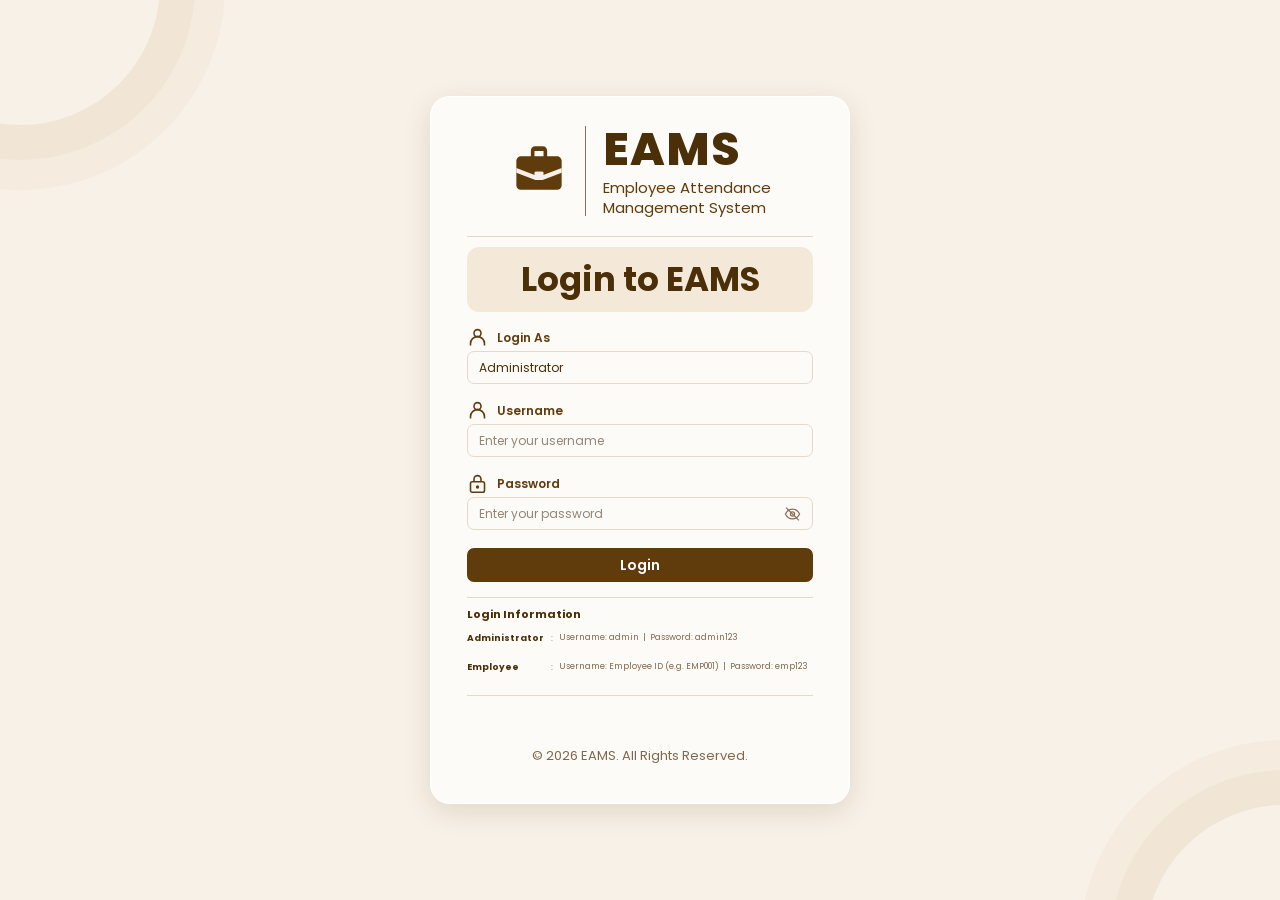
<file: index.html>
<!DOCTYPE html>
<html lang="en">
<head>
    <meta charset="UTF-8">
    <meta name="viewport" content="width=device-width, initial-scale=1.0">
    <title>EAMS - Login</title>

    <link href="https://cdn.jsdelivr.net/npm/bootstrap@5.3.3/dist/css/bootstrap.min.css" rel="stylesheet">
    <link href="https://fonts.googleapis.com/css2?family=Poppins:wght@400;500;600;700;800&display=swap" rel="stylesheet">
    <link rel="stylesheet" href="css/style.css">
</head>

<body>

<div class="login-page">

    <div class="login-card">

        <!-- EAMS BRANDING -->
        <div class="company-brand">

            <div class="company-icon">
                <svg viewBox="0 0 64 64" width="58" height="58"
                     fill="currentColor" xmlns="http://www.w3.org/2000/svg">
                    <rect x="7" y="18" width="50" height="37" rx="5"/>
                    <path d="M23 19V12C23 9 25 7 28 7H36C39 7 41 9 41 12V19H37V12H27V19H23Z"/>
                    <path d="M7 31L28 39V35H36V39L57 31V36L36 44H28L7 36V31Z" fill="#F5F0E8"/>
                    <rect x="27" y="35" width="10" height="6" rx="1" fill="#F5F0E8"/>
                </svg>
            </div>

            <div class="brand-divider"></div>

            <div class="brand-text">
                <h1>EAMS</h1>
                <p>Employee Attendance<br>Management System</p>
            </div>

        </div>

        <div class="brand-line"></div>

        <!-- LOGIN TITLE -->
        <h2 class="login-heading">Login to EAMS</h2>

        <!-- LOGIN FORM -->
        <form id="loginForm">

            <!-- ROLE -->
            <div class="form-group mb-3">
                <label for="loginRole">
                    <svg viewBox="0 0 24 24">
                        <circle cx="12" cy="7" r="4"/>
                        <path d="M4 21v-2a8 8 0 0 1 16 0v2"/>
                    </svg>
                    Login As
                </label>

                <select id="loginRole" name="loginRole" class="form-control" required>
                    <option value="admin">Administrator</option>
                    <option value="employee">Employee</option>
                </select>
            </div>

            <!-- USERNAME -->
            <div class="form-group mb-3">
                <label for="username">
                    <svg viewBox="0 0 24 24">
                        <circle cx="12" cy="7" r="4"/>
                        <path d="M4 21v-2a8 8 0 0 1 16 0v2"/>
                    </svg>
                    Username
                </label>

                <input type="text"
                       id="username"
                       name="username"
                       class="form-control"
                       placeholder="Enter your username"
                       autocomplete="username"
                       required>
            </div>

            <!-- PASSWORD -->
            <div class="form-group mb-3">
                <label for="password">
                    <svg viewBox="0 0 24 24">
                        <rect x="4" y="10" width="16" height="12" rx="2"/>
                        <path d="M8 10V7a4 4 0 0 1 8 0v3"/>
                        <circle cx="12" cy="16" r="1" fill="currentColor"/>
                    </svg>
                    Password
                </label>

                <div class="password-wrapper">
                    <input type="password"
                           id="password"
                           name="password"
                           class="form-control"
                           placeholder="Enter your password"
                           autocomplete="current-password"
                           required>

                    <button type="button"
                            id="togglePassword"
                            class="password-toggle"
                            aria-label="Show password">

                        <svg viewBox="0 0 24 24">
                            <path d="M2 12s3.5-7 10-7 10 7 10 7-3.5 7-10 7S2 12 2 12Z"/>
                            <circle cx="12" cy="12" r="3"/>
                            <path class="eye-slash" d="M3 3l18 18"/>
                        </svg>
                    </button>
                </div>
            </div>

            <p id="errorMessage" class="error-message" role="alert"></p>

            <button type="submit" class="login-button">Login</button>

        </form>

        <!-- LOGIN INFORMATION -->
        <div class="login-information">

            <h5>Login Information</h5>

            <div class="credential">
                <strong>Administrator</strong>
                <span>:</span>
                <p>Username: admin&nbsp; | &nbsp;Password: admin123</p>
            </div>

            <div class="credential">
                <strong>Employee</strong>
                <span>:</span>
                <p>Username: Employee ID (e.g. EMP001)&nbsp; | &nbsp;Password: emp123</p>
            </div>

        </div>

        <!-- FOOTER -->
        <footer>
            © 2026 EAMS. All Rights Reserved.
        </footer>

    </div>

</div>

<script src="js/login.js"></script>

</body>
</html>
</file>
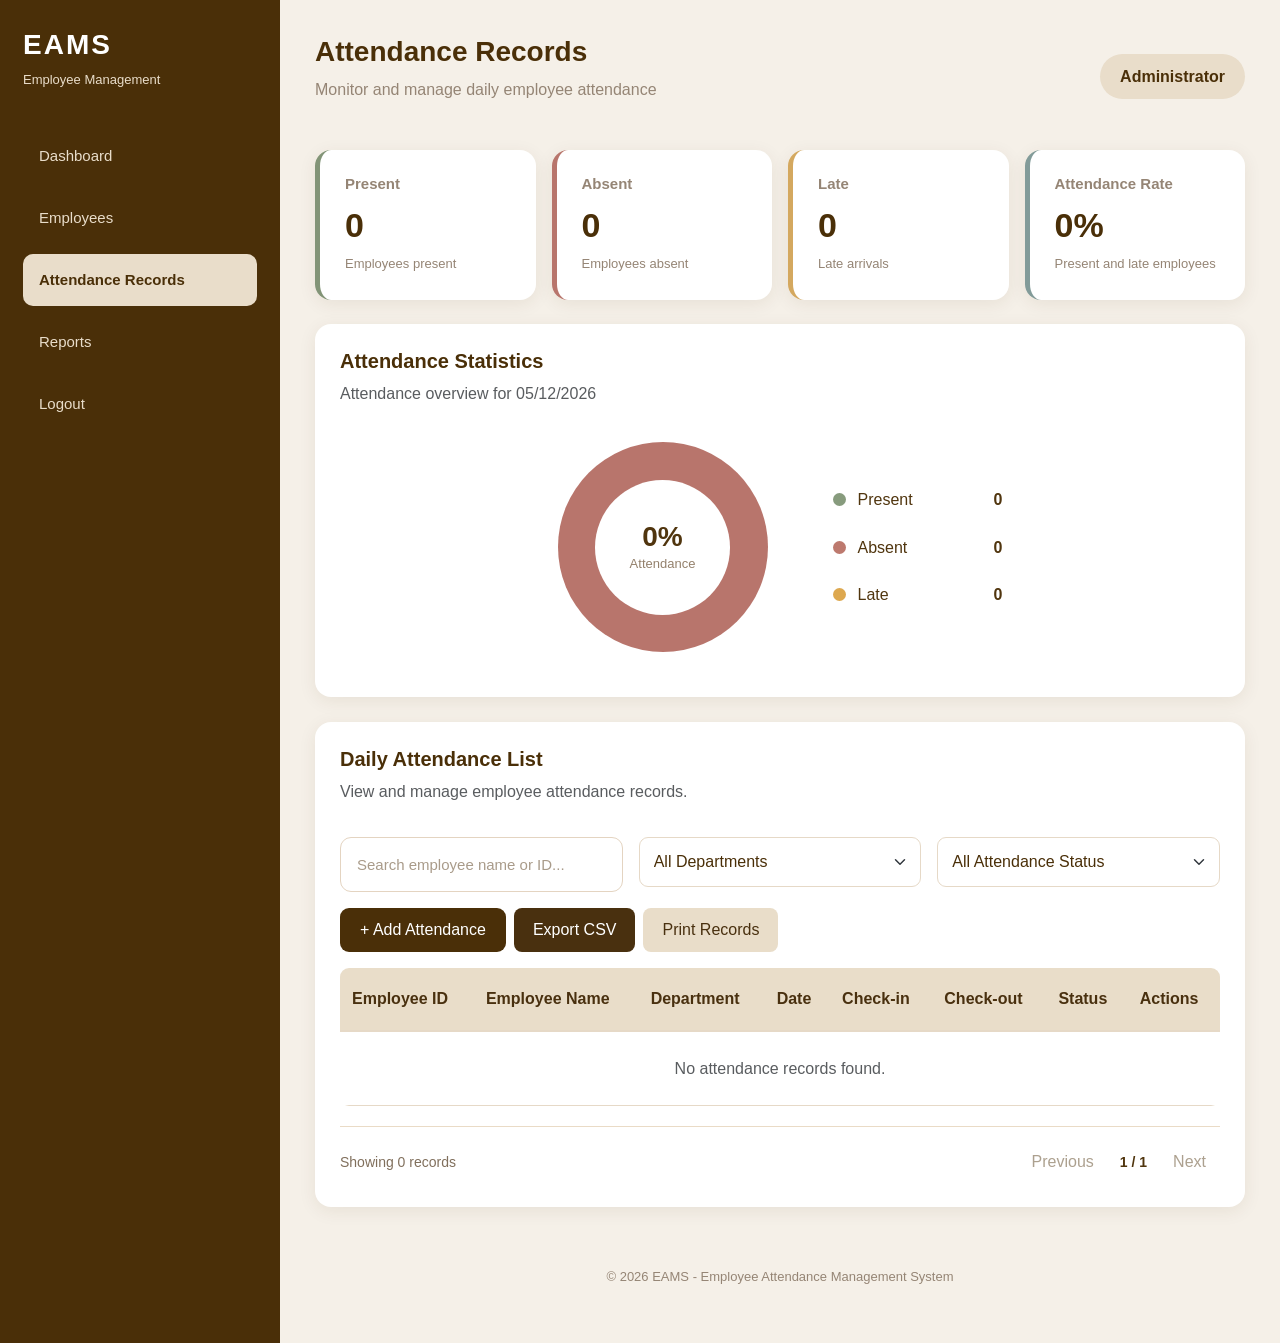
<file: attendance.html>
<!DOCTYPE html>
<html lang="en">

<head>
    <meta charset="UTF-8">
    <meta name="viewport" content="width=device-width, initial-scale=1.0">

    <title>EAMS - Attendance Records</title>

    <!-- Bootstrap 5 CSS -->
    <link href="https://cdn.jsdelivr.net/npm/bootstrap@5.3.3/dist/css/bootstrap.min.css"
          rel="stylesheet">

    <!-- Custom CSS -->
    <link rel="stylesheet" href="css/style.css">
</head>

<body>

<div class="dashboard-container">

    <!-- SIDEBAR -->
    <aside class="sidebar">
        <h3>EAMS</h3>
        <p>Employee Management</p>

        <nav>
            <a href="dashboard.html">Dashboard</a>
            <a href="employees.html">Employees</a>
            <a href="attendance.html" class="active">Attendance Records</a>
            <a href="reports.html">Reports</a>
            <a href="index.html">Logout</a>
        </nav>
    </aside>

    <!-- MAIN CONTENT -->
    <main class="main-content">

        <!-- HEADER -->
        <div class="top-header">
            <div>
                <h2>Attendance Records</h2>
                <p>Monitor and manage daily employee attendance</p>
            </div>

            <span class="admin-label">Administrator</span>
        </div>

        <!-- SUMMARY CARDS -->
        <div class="row g-3 mt-3">

            <div class="col-md-3">
                <div class="stat-card present-card">
                    <h6>Present</h6>
                    <h2 id="presentCount">0</h2>
                    <p>Employees present</p>
                </div>
            </div>

            <div class="col-md-3">
                <div class="stat-card absent-card">
                    <h6>Absent</h6>
                    <h2 id="notCheckedIn">0</h2>
                    <p>Employees absent</p>
                </div>
            </div>

            <div class="col-md-3">
                <div class="stat-card late-card">
                    <h6>Late</h6>
                    <h2 id="lateCount">0</h2>
                    <p>Late arrivals</p>
                </div>
            </div>

            <div class="col-md-3">
                <div class="stat-card rate-card">
                    <h6>Attendance Rate</h6>
                    <h2 id="attendancePercentage">0%</h2>
                    <p>Present and late employees</p>
                </div>
            </div>

        </div>

        <!-- ATTENDANCE STATISTICS -->
        <div class="table-card mt-4">

            <h5>Attendance Statistics</h5>

            <p class="text-muted mt-2" id="chartDate">
                Attendance overview
            </p>

            <div class="attendance-chart-layout">

                <div class="donut-chart"
                     id="attendanceDonut"
                     role="img"
                     aria-label="Attendance statistics chart">

                    <div class="donut-center">
                        <h3 id="chartPercentage">0%</h3>
                        <span>Attendance</span>
                    </div>

                </div>

                <div class="chart-legend">

                    <div class="legend-item">
                        <span class="legend-dot present-dot"></span>
                        Present
                        <strong id="chartPresent">0</strong>
                    </div>

                    <div class="legend-item">
                        <span class="legend-dot absent-dot"></span>
                        Absent
                        <strong id="chartAbsent">0</strong>
                    </div>

                    <div class="legend-item">
                        <span class="legend-dot late-dot"></span>
                        Late
                        <strong id="chartLate">0</strong>
                    </div>

                </div>
            </div>
        </div>

        <!-- DAILY ATTENDANCE LIST -->
        <div class="table-card mt-4">

            <h5>Daily Attendance List</h5>

            <p class="text-muted mt-2">
                View and manage employee attendance records.
            </p>

            <!-- SEARCH AND FILTERS -->
            <div class="row g-3 mt-2 mb-3">

                <div class="col-md-4">
                    <input
                        type="text"
                        id="attendanceSearch"
                        class="form-control"
                        placeholder="Search employee name or ID...">
                </div>

                <div class="col-md-4">
                    <select id="departmentFilter" class="form-select">
                        <option value="">All Departments</option>
                    </select>
                </div>

                <div class="col-md-4">
                    <select id="statusFilter" class="form-select">
                        <option value="">All Attendance Status</option>
                        <option value="present">Present</option>
                        <option value="absent">Absent</option>
                        <option value="late">Late</option>
                    </select>
                </div>

            </div>

            <!-- ACTION BUTTONS -->
            <div class="d-flex flex-wrap gap-2 mb-3">

                <button
                    type="button"
                    class="btn btn-add-attendance"
                    data-bs-toggle="modal"
                    data-bs-target="#addAttendanceModal">

                    + Add Attendance
                </button>

                <button
                    type="button"
                    class="btn btn-export"
                    id="exportCsvBtn">

                    Export CSV
                </button>

                <button
                    type="button"
                    class="btn btn-print"
                    id="printBtn">

                    Print Records
                </button>

            </div>

            <!-- ATTENDANCE TABLE -->
            <div class="table-responsive">

                <table class="table table-hover align-middle">

                    <thead>
                        <tr>
                            <th>Employee ID</th>
                            <th>Employee Name</th>
                            <th>Department</th>
                            <th>Date</th>
                            <th>Check-in</th>
                            <th>Check-out</th>
                            <th>Status</th>
                            <th>Actions</th>
                        </tr>
                    </thead>

                    <tbody id="attendanceRecordsTable">
                        <tr>
                            <td colspan="8"
                                class="text-center text-muted">
                                Loading attendance records...
                            </td>
                        </tr>
                    </tbody>

                </table>
            </div>

            <!-- PAGINATION -->
            <div class="pagination-container">

                <span id="paginationInfo">
                    Showing 0 records
                </span>

                <div class="pagination-buttons">

                    <button
                        type="button"
                        id="previousPage"
                        class="btn btn-pagination">
                        Previous
                    </button>

                    <span id="currentPage">1 / 1</span>

                    <button
                        type="button"
                        id="nextPage"
                        class="btn btn-pagination">
                        Next
                    </button>

                </div>
            </div>

        </div>

        <!-- ADD / EDIT ATTENDANCE MODAL -->
        <div class="modal fade"
             id="addAttendanceModal"
             tabindex="-1"
             aria-labelledby="addAttendanceTitle"
             aria-hidden="true">

            <div class="modal-dialog modal-dialog-centered">

                <div class="modal-content">

                    <div class="modal-header">

                        <h5 class="modal-title" id="addAttendanceTitle">
                            Add Attendance Record
                        </h5>

                        <button
                            type="button"
                            class="btn-close"
                            data-bs-dismiss="modal"
                            aria-label="Close">
                        </button>

                    </div>

                    <form id="addAttendanceForm">

                        <div class="modal-body">

                            <!-- EMPLOYEE -->
                            <div class="mb-3">

                                <label
                                    for="newAttendanceEmployee"
                                    class="form-label fw-semibold">
                                    Select Employee
                                </label>

                                <select
                                    id="newAttendanceEmployee"
                                    class="form-select"
                                    required>

                                    <option value="">
                                        -- Select Employee --
                                    </option>

                                </select>

                                <small
                                    id="employeeDropdownMessage"
                                    class="text-muted">
                                    Only employees without attendance today are shown.
                                </small>

                            </div>

                            <!-- DATE -->
                            <div class="mb-3">

                                <label
                                    for="newAttendanceDate"
                                    class="form-label fw-semibold">
                                    Attendance Date
                                </label>

                                <input
                                    type="text"
                                    id="newAttendanceDate"
                                    class="form-control"
                                    readonly>

                                <small class="text-muted">
                                    Automatically uses today's date.
                                </small>

                            </div>

                            <!-- CHECK-IN -->
                            <div class="mb-3">

                                <label
                                    for="newCheckIn"
                                    class="form-label fw-semibold">
                                    Check-in Time
                                </label>

                                <input
                                    type="time"
                                    id="newCheckIn"
                                    class="form-control">

                            </div>

                            <!-- CHECK-OUT -->
                            <div class="mb-3">

                                <label
                                    for="newCheckOut"
                                    class="form-label fw-semibold">
                                    Check-out Time
                                </label>

                                <input
                                    type="time"
                                    id="newCheckOut"
                                    class="form-control">

                            </div>

                            <!-- STATUS -->
                            <div class="mb-3">

                                <label
                                    for="newAttendanceStatus"
                                    class="form-label fw-semibold">
                                    Attendance Status
                                </label>

                                <select
                                    id="newAttendanceStatus"
                                    class="form-select"
                                    required>

                                    <option value="Present">Present</option>
                                    <option value="Late">Late</option>
                                    <option value="Absent">Absent</option>

                                </select>

                            </div>

                        </div>

                        <!-- FOOTER -->
                        <div class="modal-footer">

                            <button
                                type="button"
                                class="btn btn-secondary"
                                data-bs-dismiss="modal">
                                Cancel
                            </button>

                            <button
                                type="submit"
                                class="btn btn-add-attendance">
                                Save Attendance
                            </button>

                        </div>

                    </form>

                </div>
            </div>
        </div>

        <!-- FOOTER -->
        <footer>
            © 2026 EAMS - Employee Attendance Management System
        </footer>

    </main>
</div>

<!-- BOOTSTRAP JAVASCRIPT -->
<script src="https://cdn.jsdelivr.net/npm/bootstrap@5.3.3/dist/js/bootstrap.bundle.min.js"></script>

<!-- ATTENDANCE JAVASCRIPT -->
<script src="js/attendance.js"></script>

</body>
</html>
</file>
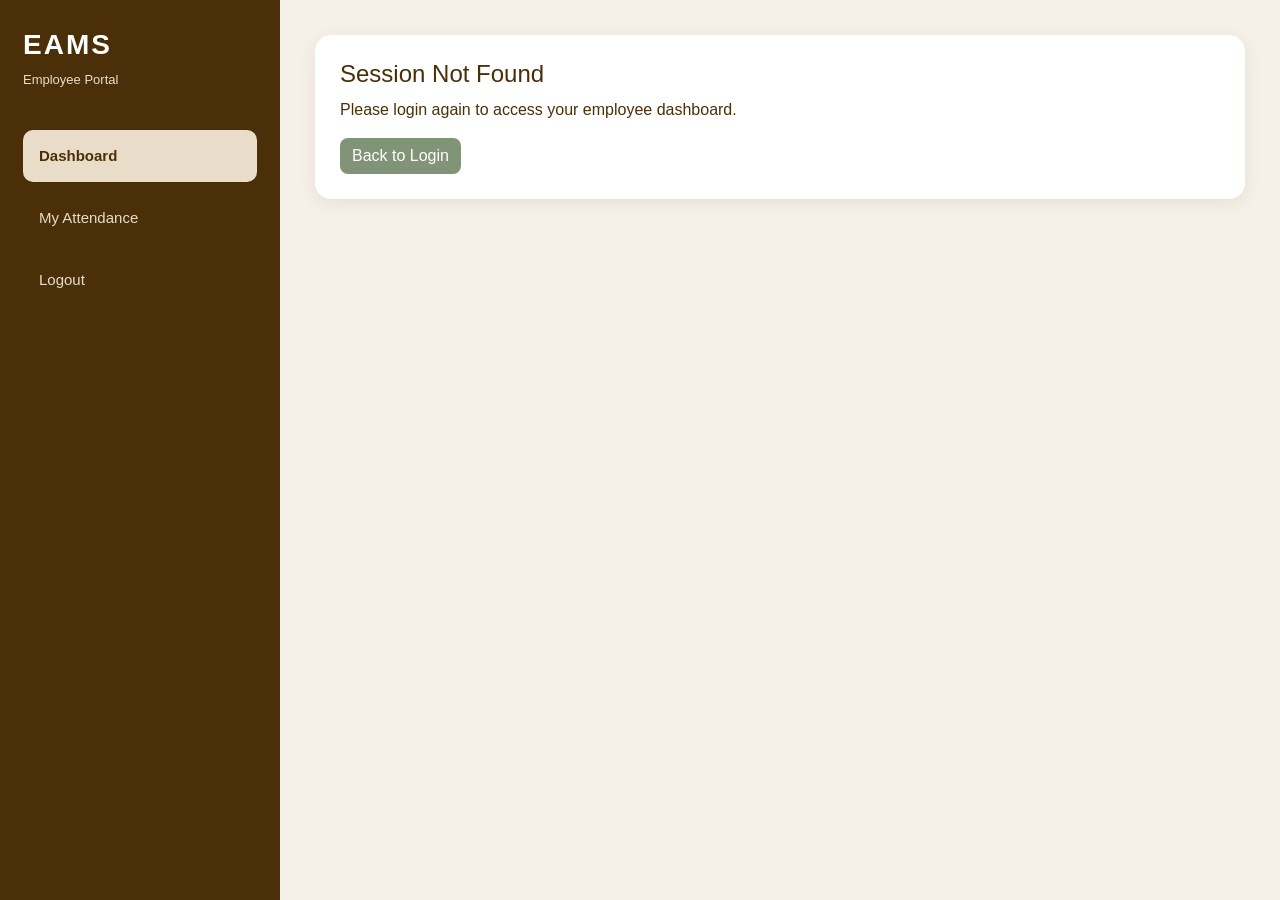
<file: employee-dashboard.html>
<!DOCTYPE html>
<html lang="en">

<head>
    <meta charset="UTF-8">
    <meta name="viewport" content="width=device-width, initial-scale=1.0">

    <title>EAMS - Employee Dashboard</title>

    <!-- Bootstrap 5 -->
    <link href="https://cdn.jsdelivr.net/npm/bootstrap@5.3.3/dist/css/bootstrap.min.css"
          rel="stylesheet">

    <!-- Existing CSS -->
    <link rel="stylesheet" href="css/style.css">

</head>

<body class="employee-page">

<div class="dashboard-container">

    <!-- SIDEBAR -->
    <aside class="sidebar">

        <h3>EAMS</h3>
        <p>Employee Portal</p>

        <nav>
            <a href="employee-dashboard.html" class="active">
                Dashboard
            </a>

            <a href="#attendance">
                My Attendance
            </a>

            <a href="index.html" id="logoutBtn">
                Logout
            </a>
        </nav>

    </aside>


    <!-- MAIN CONTENT -->
    <main class="main-content">

        <!-- HEADER -->
        <div class="top-header">

            <div>
                <h2>Employee Dashboard</h2>

                <p>
                    Welcome,
                    <span id="welcomeEmployeeName">Employee</span>!
                    Welcome to your EAMS employee portal.
                </p>
            </div>

            <span class="admin-label">Employee</span>

        </div>


        <!-- EMPLOYEE INFORMATION -->
        <div class="table-card mt-4">

            <h5>My Information</h5>

            <div class="row mt-3">

                <div class="col-md-6 mb-3">
                    <strong>Employee ID</strong>
                    <p id="employeeID">-</p>
                </div>

                <div class="col-md-6 mb-3">
                    <strong>Employee Name</strong>
                    <p id="employeeName">-</p>
                </div>

                <div class="col-md-6 mb-3">
                    <strong>Department</strong>
                    <p id="employeeDepartment">-</p>
                </div>

                <div class="col-md-6 mb-3">
                    <strong>Position</strong>
                    <p id="employeePosition">-</p>
                </div>

            </div>

        </div>


        <!-- ATTENDANCE SUMMARY -->
        <div class="row g-3 mt-3">

            <div class="col-md-4">
                <div class="stat-card present-card">

                    <h6>Today's Status</h6>

                    <h2 id="todayStatus">
                        Not Checked In
                    </h2>

                    <p>Attendance status</p>

                </div>
            </div>


            <div class="col-md-4">
                <div class="stat-card">

                    <h6>Check-in Time</h6>

                    <h2 id="checkInTime">
                        --:--
                    </h2>

                    <p>Today's check-in</p>

                </div>
            </div>


            <div class="col-md-4">
                <div class="stat-card late-card">

                    <h6>Check-out Time</h6>

                    <h2 id="checkOutTime">
                        --:--
                    </h2>

                    <p>Today's check-out</p>

                </div>
            </div>

        </div>


        <!-- DAILY ATTENDANCE -->
        <div class="table-card mt-4">

            <h5>Daily Attendance</h5>

            <p class="text-muted mt-2">
                Select your attendance time before checking in
                and checking out.
            </p>


            <div class="row mt-3">

                <!-- CHECK-IN -->
                <div class="col-md-5 mb-3">

                    <label for="checkInTimeInput" class="form-label">
                        Select Check-in Time
                    </label>

                    <input
                        type="text"
                        id="checkInTimeInput"
                        class="form-control"
                        value="08:00"
                        placeholder="08:00"
                        maxlength="5"
                        inputmode="numeric"
                        pattern="([01][0-9]|2[0-3]):[0-5][0-9]"
                        required>

                    <small class="text-muted">
                        Enter arrival time in 24-hour format (e.g. 08:00).
                    </small>

                </div>


                <!-- CHECK-OUT -->
                <div class="col-md-5 mb-3">

                    <label for="checkOutTimeInput" class="form-label">
                        Select Check-out Time
                    </label>

                    <input
                        type="text"
                        id="checkOutTimeInput"
                        class="form-control"
                        value="17:00"
                        placeholder="17:00"
                        maxlength="5"
                        inputmode="numeric"
                        pattern="([01][0-9]|2[0-3]):[0-5][0-9]"
                        required>

                    <small class="text-muted">
                        Enter departure time in 24-hour format (e.g. 17:00).
                    </small>

                </div>

            </div>


            <!-- BUTTONS -->
            <div class="d-flex flex-wrap gap-3 mt-2">

                <button
                    type="button"
                    id="employeeCheckInBtn"
                    class="btn btn-success">

                    Check In

                </button>


                <button
                    type="button"
                    id="employeeCheckOutBtn"
                    class="btn btn-warning"
                    disabled>

                    Check Out

                </button>

            </div>


            <!-- MESSAGE -->
            <p
                id="attendanceActionMessage"
                class="mt-3 mb-0"
                role="status"
                aria-live="polite">
            </p>

        </div>


        <!-- ATTENDANCE HISTORY -->
        <div class="table-card mt-4" id="attendance">

            <h5>My Attendance History</h5>

            <p class="text-muted mt-2">
                View your previous attendance records.
            </p>


            <div class="table-responsive">

                <table class="table table-hover align-middle mt-3">

                    <thead>
                        <tr>
                            <th>Date</th>
                            <th>Check-in</th>
                            <th>Check-out</th>
                            <th>Status</th>
                        </tr>
                    </thead>


                    <tbody id="employeeAttendanceTable">

                        <tr>
                            <td colspan="4" class="text-center text-muted">
                                Loading attendance records...
                            </td>
                        </tr>

                    </tbody>

                </table>

            </div>

        </div>


        <!-- FOOTER -->
        <footer>
            © 2026 EAMS - Employee Attendance Management System
        </footer>

    </main>

</div>


<!-- JAVASCRIPT -->
<script src="js/employee-dashboard.js"></script>

</body>
</html>
</file>
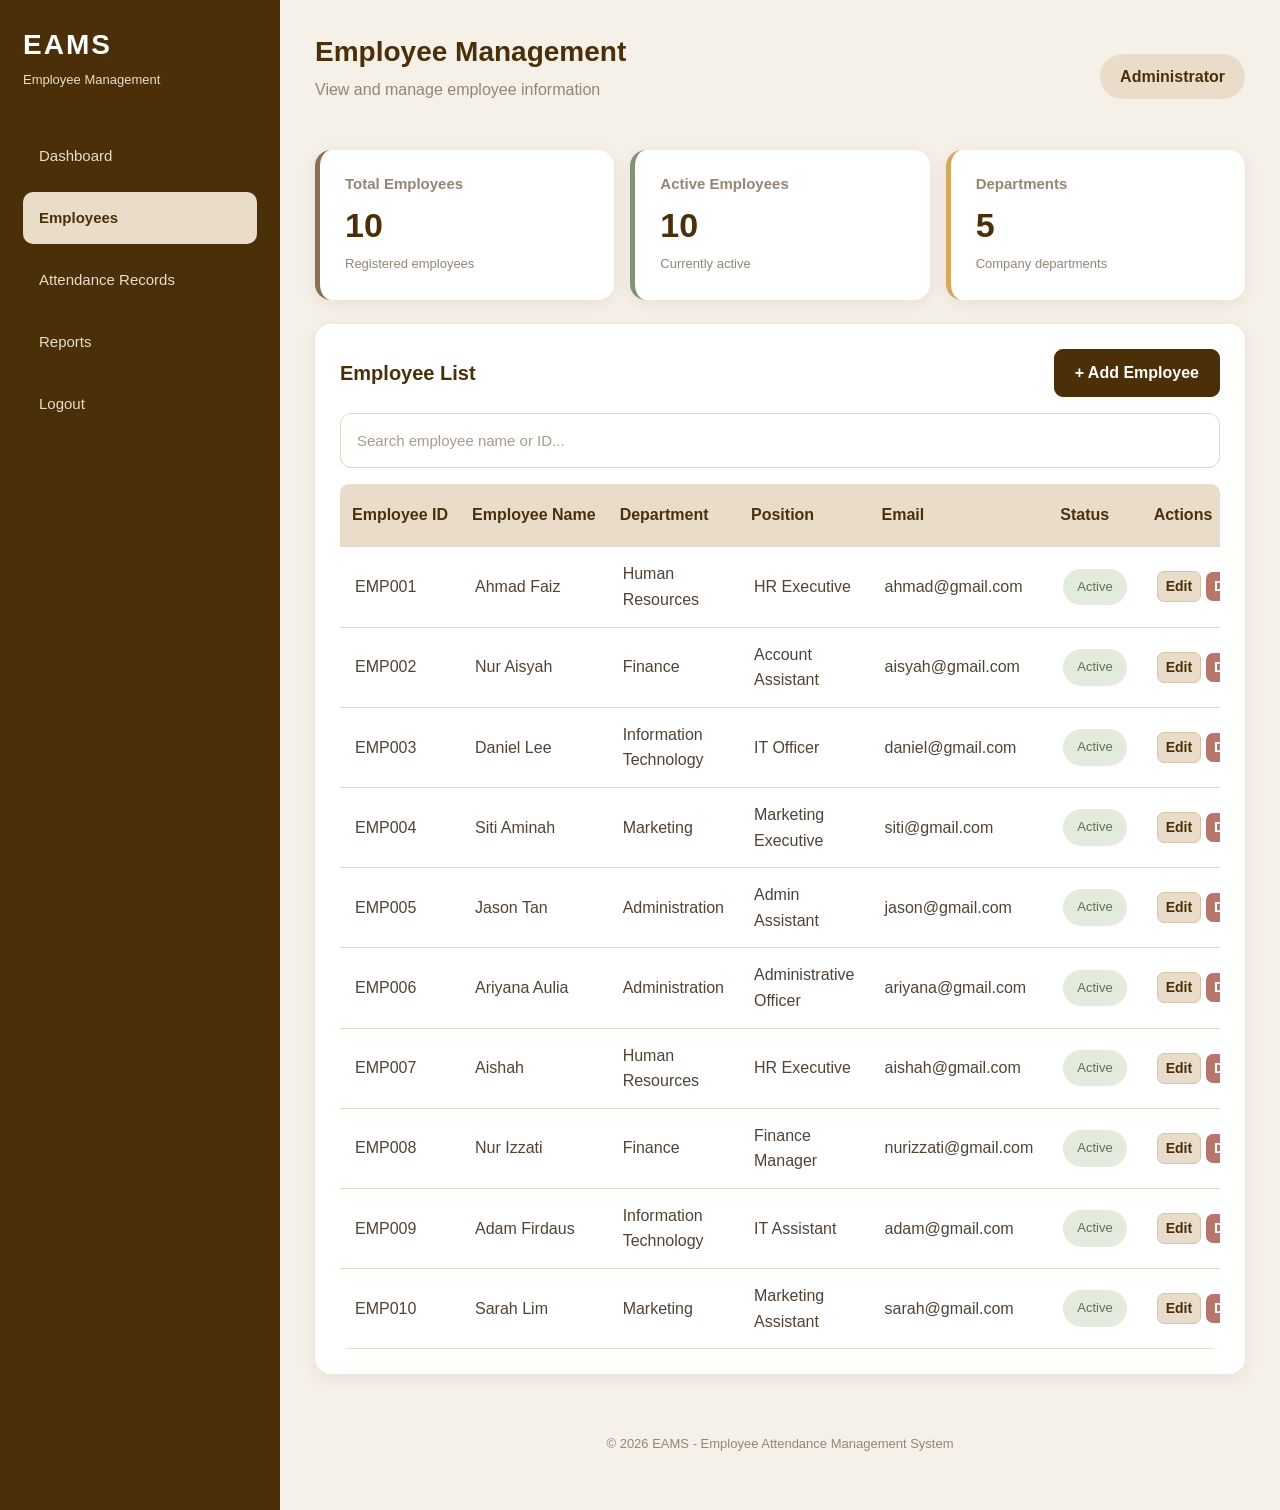
<file: employees.html>
<!DOCTYPE html>
<html lang="en">

<head>
    <meta charset="UTF-8">
    <meta name="viewport" content="width=device-width, initial-scale=1.0">

    <title>EAMS - Employee Management</title>

    <!-- Bootstrap 5 -->
    <link href="https://cdn.jsdelivr.net/npm/bootstrap@5.3.3/dist/css/bootstrap.min.css"
        rel="stylesheet">

    <!-- Custom CSS -->
    <link rel="stylesheet" href="css/style.css">
</head>

<body>

<div class="dashboard-container">

    <!-- SIDEBAR -->
    <aside class="sidebar">

        <h3>EAMS</h3>
        <p>Employee Management</p>

        <nav>
            <a href="dashboard.html">Dashboard</a>
            <a href="employees.html" class="active">Employees</a>
            <a href="attendance.html">Attendance Records</a>
            <a href="reports.html">Reports</a>
            <a href="index.html">Logout</a>
        </nav>

    </aside>

    <!-- MAIN CONTENT -->
    <main class="main-content">

        <!-- HEADER -->
        <div class="top-header">

            <div>
                <h2>Employee Management</h2>
                <p>View and manage employee information</p>
            </div>

            <span class="admin-label">Administrator</span>

        </div>

        <!-- EMPLOYEE SUMMARY -->
        <div class="row g-3 mt-3">

            <div class="col-md-4">
                <div class="stat-card">
                    <h6>Total Employees</h6>
                    <h2 id="totalEmployees">10</h2>
                    <p>Registered employees</p>
                </div>
            </div>

            <div class="col-md-4">
                <div class="stat-card present-card">
                    <h6>Active Employees</h6>
                    <h2 id="activeEmployees">10</h2>
                    <p>Currently active</p>
                </div>
            </div>

            <div class="col-md-4">
                <div class="stat-card late-card">
                    <h6>Departments</h6>
                    <h2 id="totalDepartments">5</h2>
                    <p>Company departments</p>
                </div>
            </div>

        </div>

        <!-- EMPLOYEE TABLE CARD -->
        <div class="table-card mt-4">

            <div class="d-flex justify-content-between align-items-center flex-wrap gap-3">

                <h5>Employee List</h5>

                <button
                    type="button"
                    class="btn btn-primary"
                    id="addEmployeeBtn">

                    + Add Employee

                </button>

            </div>

            <!-- SEARCH -->
            <input
                type="text"
                id="employeeSearch"
                class="form-control mt-3 mb-3"
                placeholder="Search employee name or ID...">

            <!-- EMPLOYEE TABLE -->
            <div class="table-responsive">

                <table class="table table-hover align-middle">

                    <thead>
                        <tr>
                            <th>Employee ID</th>
                            <th>Employee Name</th>
                            <th>Department</th>
                            <th>Position</th>
                            <th>Email</th>
                            <th>Status</th>
                            <th>Actions</th>
                        </tr>
                    </thead>

                    <tbody id="employeeTable">

                        <tr>
                            <td colspan="7" class="text-center">
                                Loading employees...
                            </td>
                        </tr>

                    </tbody>

                </table>

            </div>

        </div>

        <!-- FOOTER -->
        <footer>
            © 2026 EAMS - Employee Attendance Management System
        </footer>

    </main>

</div>

<!-- DEFAULT EMPLOYEE DATA -->
<script>
document.addEventListener("DOMContentLoaded", function () {

    const defaultEmployees = [

        {
            id: "EMP001",
            name: "Ahmad Faiz",
            department: "Human Resources",
            position: "HR Executive",
            email: "ahmad@gmail.com",
            status: "Active"
        },

        {
            id: "EMP002",
            name: "Nur Aisyah",
            department: "Finance",
            position: "Account Assistant",
            email: "aisyah@gmail.com",
            status: "Active"
        },

        {
            id: "EMP003",
            name: "Daniel Lee",
            department: "Information Technology",
            position: "IT Officer",
            email: "daniel@gmail.com",
            status: "Active"
        },

        {
            id: "EMP004",
            name: "Siti Aminah",
            department: "Marketing",
            position: "Marketing Executive",
            email: "siti@gmail.com",
            status: "Active"
        },

        {
            id: "EMP005",
            name: "Jason Tan",
            department: "Administration",
            position: "Admin Assistant",
            email: "jason@gmail.com",
            status: "Active"
        },

        {
            id: "EMP006",
            name: "Ariyana Aulia",
            department: "Administration",
            position: "Administrative Officer",
            email: "ariyana@gmail.com",
            status: "Active"
        },

        {
            id: "EMP007",
            name: "Aishah",
            department: "Human Resources",
            position: "HR Executive",
            email: "aishah@gmail.com",
            status: "Active"
        },

        {
            id: "EMP008",
            name: "Nur Izzati",
            department: "Finance",
            position: "Finance Manager",
            email: "nurizzati@gmail.com",
            status: "Active"
        },

        {
            id: "EMP009",
            name: "Adam Firdaus",
            department: "Information Technology",
            position: "IT Assistant",
            email: "adam@gmail.com",
            status: "Active"
        },

        {
            id: "EMP010",
            name: "Sarah Lim",
            department: "Marketing",
            position: "Marketing Assistant",
            email: "sarah@gmail.com",
            status: "Active"
        }

    ];

    // GET EXISTING EMPLOYEE DATA
    let employees = [];

    try {
        employees = JSON.parse(
            localStorage.getItem("eamsEmployees") || "[]"
        );

        if (!Array.isArray(employees)) {
            employees = [];
        }

    } catch (error) {
        employees = [];
    }

    // ADD MISSING DEFAULT EMPLOYEES
    defaultEmployees.forEach(function (defaultEmployee) {

        const exists = employees.some(function (employee) {

            const employeeID = String(
                employee.id ||
                employee.employeeID ||
                employee.employeeId ||
                ""
            ).toUpperCase();

            return employeeID === defaultEmployee.id;

        });

        if (!exists) {
            employees.push(defaultEmployee);
        }

    });

    // SAVE EMPLOYEES
    localStorage.setItem(
        "eamsEmployees",
        JSON.stringify(employees)
    );

});
</script>

<!-- EMPLOYEE MANAGEMENT JAVASCRIPT -->
<script src="js/script.js"></script>

</body>
</html>
</file>
<file: css/style.css>
/* =================================================
   EAMS - EMPLOYEE ATTENDANCE MANAGEMENT SYSTEM
   THEME: ESPRESSO BROWN & BEIGE
   MAIN COLOUR: #4A2F08
================================================= */


/* =================================================
   1. GLOBAL SETTINGS
================================================= */

:root {
    --primary: #4A2F08;
    --secondary: #6B4825;
    --medium-brown: #8B6F52;
    --light-brown: #B89B78;

    --beige: #E9DDCA;
    --soft-beige: #F5F0E8;
    --white: #FFFFFF;

    --text-dark: #4A2F08;
    --text-muted: #958575;

    --success: #829477;
    --danger: #B8756C;
    --warning: #D4A85F;

    --border: #E6D9C7;

    --shadow: 0 4px 18px rgba(74, 47, 8, 0.08);
}

* {
    margin: 0;
    padding: 0;
    box-sizing: border-box;
}

body {
    font-family: 'Segoe UI', Arial, sans-serif;
    background-color: var(--soft-beige);
    color: var(--text-dark);
    line-height: 1.6;
}


/* =================================================
   2. DASHBOARD LAYOUT
================================================= */

.dashboard-container {
    display: flex;
    min-height: 100vh;
    background-color: var(--soft-beige);
}

.main-content {
    flex: 1;
    min-width: 0;
    padding: 35px;
    overflow-x: hidden;
}


/* =================================================
   3. SIDEBAR
================================================= */

.sidebar {
    width: 280px;
    min-height: 100vh;
    background-color: var(--primary);
    color: var(--white);
    padding: 28px 23px;
    flex-shrink: 0;
}

.sidebar h3 {
    font-size: 28px;
    font-weight: 700;
    letter-spacing: 2px;
    color: var(--white);
}

.sidebar p {
    font-size: 13px;
    color: var(--beige);
    margin-top: 5px;
    margin-bottom: 40px;
}

.sidebar nav {
    display: flex;
    flex-direction: column;
    gap: 10px;
}

.sidebar nav a {
    display: block;
    color: var(--beige);
    text-decoration: none;
    padding: 14px 16px;
    border-radius: 10px;
    transition: all 0.3s ease;
    font-size: 15px;
}

.sidebar nav a:hover,
.sidebar nav a.active {
    background-color: var(--beige);
    color: var(--primary);
    font-weight: 600;
}

.sidebar nav a:hover {
    transform: translateX(3px);
}


/* =================================================
   4. TOP HEADER
================================================= */

.top-header {
    display: flex;
    justify-content: space-between;
    align-items: center;
    flex-wrap: wrap;
    gap: 15px;
    margin-bottom: 15px;
}

.top-header h2 {
    color: var(--primary);
    font-size: 28px;
    font-weight: 700;
}

.top-header p {
    color: var(--text-muted);
    margin-top: 5px;
}

.admin-label {
    background-color: var(--beige);
    color: var(--primary);
    padding: 10px 20px;
    border-radius: 25px;
    font-weight: 600;
}


/* =================================================
   5. STATISTICS CARDS
================================================= */

.stat-card {
    background-color: var(--white);
    padding: 25px;
    border-radius: 16px;
    box-shadow: var(--shadow);
    border-left: 5px solid var(--medium-brown);
    height: 100%;
    transition: 0.3s ease;
}

.stat-card:hover {
    transform: translateY(-4px);
    box-shadow: 0 8px 25px rgba(74, 47, 8, 0.12);
}

.stat-card h6 {
    color: var(--text-muted);
    font-weight: 600;
    font-size: 15px;
}

.stat-card h2 {
    color: var(--primary);
    font-size: 34px;
    font-weight: 700;
    margin-top: 12px;
}

.stat-card p {
    color: var(--text-muted);
    font-size: 13px;
    margin-bottom: 0;
}

.present-card {
    border-left-color: var(--success);
}

.absent-card {
    border-left-color: var(--danger);
}

.late-card {
    border-left-color: var(--warning);
}


/* =================================================
   6. CHART CARDS
================================================= */

.chart-card {
    background-color: var(--white);
    padding: 28px;
    border-radius: 16px;
    box-shadow: var(--shadow);
    margin-bottom: 25px;
}

.chart-card h5 {
    color: var(--primary);
    font-size: 20px;
    font-weight: 700;
    margin-bottom: 10px;
}

.chart-card p {
    color: var(--text-muted);
    margin-bottom: 20px;
}

/* Chart container */
.chart-card {
    position: relative;
    min-height: 380px;
}

/* Chart.js canvas */
.chart-card canvas {
    display: block;
    width: 100% !important;
    height: 280px !important;
    max-height: 280px;
}


/* =================================================
   7. TABLE CARDS
================================================= */

.table-card {
    background-color: var(--white);
    padding: 25px;
    border-radius: 16px;
    box-shadow: var(--shadow);
    margin-bottom: 25px;
}

.table-card h5 {
    color: var(--primary);
    font-weight: 700;
    font-size: 20px;
    margin-bottom: 0;
}

.table-responsive {
    border-radius: 9px;
    overflow-x: auto;
}


/* =================================================
   8. TABLE HEADER AND BODY
================================================= */

.table {
    margin-bottom: 0;
    min-width: 650px;
}

.table thead th {
    background-color: var(--beige);
    color: var(--primary);
    font-weight: 700;
    padding: 15px;
    border-bottom: 2px solid var(--border);
    white-space: nowrap;
}

.table tbody td {
    color: #514335;
    padding: 14px 15px;
    vertical-align: middle;
    border-color: var(--border);
}

.table-hover tbody tr:hover > * {
    background-color: #F8F4EE;
    color: var(--primary);
}


/* =================================================
   9. BUTTONS
================================================= */

.btn-primary {
    background-color: var(--primary);
    border: 1px solid var(--primary);
    color: var(--white);
    border-radius: 9px;
    padding: 11px 20px;
    font-weight: 600;
    transition: 0.3s ease;
}

.btn-primary:hover,
.btn-primary:focus {
    background-color: var(--secondary);
    border-color: var(--secondary);
    color: var(--white);
}

.btn-success {
    background-color: var(--success);
    border: none;
    color: var(--white);
    border-radius: 8px;
}

.btn-success:hover {
    background-color: #687C5D;
    color: var(--white);
}

.btn-danger {
    background-color: var(--danger);
    border: none;
    color: var(--white);
    border-radius: 8px;
}

.btn-danger:hover {
    background-color: #995B53;
    color: var(--white);
}


/* =================================================
   10. SEARCH AND INPUT FIELDS
================================================= */

.form-control,
.form-select {
    border: 1px solid var(--border);
    border-radius: 9px;
    padding: 12px 14px;
    color: var(--text-dark);
    background-color: var(--white);
}

.form-control::placeholder {
    color: #A99B8A;
}

.form-control:focus,
.form-select:focus {
    border-color: var(--medium-brown);
    box-shadow: 0 0 0 0.2rem rgba(107, 72, 37, 0.15);
    outline: none;
}


/* =================================================
   11. ATTENDANCE STATUS
================================================= */

.status-present {
    display: inline-block;
    background-color: #E3EBDD;
    color: #58734F;
    padding: 6px 13px;
    border-radius: 20px;
    font-size: 12px;
    font-weight: 600;
}

.status-late {
    display: inline-block;
    background-color: #FFF0D6;
    color: #98702F;
    padding: 6px 13px;
    border-radius: 20px;
    font-size: 12px;
    font-weight: 600;
}

.status-absent {
    display: inline-block;
    background-color: #F6E1DE;
    color: #A85E55;
    padding: 6px 13px;
    border-radius: 20px;
    font-size: 12px;
    font-weight: 600;
}


/* =================================================
   12. LOGIN PAGE
================================================= */

.login-container {
    min-height: 100vh;
    display: flex;
    justify-content: center;
    align-items: center;
    background-color: var(--soft-beige);
    padding: 20px;
}

.login-card {
    background-color: var(--white);
    padding: 42px;
    border-radius: 20px;
    box-shadow: var(--shadow);
    width: 100%;
    max-width: 480px;
}

.login-card h2 {
    color: var(--primary);
    font-weight: 700;
    font-size: 34px;
}

.login-card h3 {
    color: var(--primary);
}

.login-card h4 {
    color: var(--primary);
    font-weight: 700;
}

.login-card p {
    color: var(--text-muted);
}

.login-card label {
    color: var(--primary);
    font-weight: 500;
}

.login-card .form-control {
    padding: 13px;
}

.login-card .btn-primary {
    width: 100%;
    padding: 13px;
}


/* =================================================
   13. FOOTER
================================================= */

footer {
    text-align: center;
    color: var(--text-muted);
    font-size: 13px;
    margin-top: 40px;
    padding: 20px;
}


/* =================================================
   14. ALERT MESSAGES
================================================= */

#errorMessage {
    color: #B42318;
    font-size: 14px;
    margin-top: 10px;
}

.alert-success {
    background-color: #E3EBDD;
    color: #58734F;
    border-color: #D0DEC9;
}

.alert-danger {
    background-color: #F6E1DE;
    color: #A85E55;
    border-color: #EACAC5;
}


/* =================================================
   15. RESPONSIVE DESIGN
================================================= */

@media (max-width: 992px) {

    .sidebar {
        width: 230px;
    }

    .main-content {
        padding: 25px;
    }

}

@media (max-width: 768px) {

    .dashboard-container {
        flex-direction: column;
    }

    .sidebar {
        width: 100%;
        min-height: auto;
        padding: 20px;
    }

    .sidebar p {
        margin-bottom: 15px;
    }

    .sidebar nav {
        flex-direction: row;
        flex-wrap: wrap;
        gap: 5px;
    }

    .sidebar nav a {
        padding: 10px;
        font-size: 13px;
    }

    .main-content {
        padding: 18px;
    }

    .top-header h2 {
        font-size: 23px;
    }

    .stat-card {
        padding: 20px;
    }

    .table-card,
    .chart-card {
        padding: 18px;
    }

    .chart-card {
        min-height: 330px;
    }

    .chart-card canvas {
        height: 230px !important;
        max-height: 230px;
    }

    .login-card {
        padding: 28px;
    }

}

@media (max-width: 480px) {

    .sidebar nav a {
        font-size: 12px;
        padding: 9px;
    }

    .main-content {
        padding: 14px;
    }

    .top-header h2 {
        font-size: 21px;
    }

    .login-card {
        padding: 22px;
    }

}

/* WEEKLY ATTENDANCE CHART */

.chart-card {
    background-color: #FFFFFF;
    padding: 25px;
    border-radius: 15px;
    box-shadow: 0 4px 18px rgba(74, 47, 8, 0.08);
    margin-top: 25px;
    width: 100%;
}

.chart-card h5 {
    color: #4A2F08;
    font-size: 22px;
    font-weight: 700;
    margin-bottom: 10px;
}

.chart-wrapper {
    position: relative;
    width: 100%;
    height: 350px;
    margin-top: 20px;
}

.chart-wrapper canvas {
    width: 100% !important;
    height: 100% !important;
}


/* EMPLOYEE ACTION BUTTONS */

.employee-actions {
    white-space: nowrap;
    min-width: 145px;
}

.btn-edit {
    background-color: #E9DDCA;
    color: #4A2F08;
    border: 1px solid #D6C3A8;
    margin-right: 5px;
    border-radius: 7px;
    font-weight: 600;
}

.btn-edit:hover {
    background-color: #4A2F08;
    color: white;
}

.btn-delete {
    background-color: #B8756C;
    color: white;
    border: none;
    border-radius: 7px;
    font-weight: 600;
}

.btn-delete:hover {
    background-color: #995B53;
    color: white;
}



/* =========================================
   ATTENDANCE CLOCK SYSTEM
========================================= */

#attendanceDate,
#attendanceClock {
    background-color: #F5F0E8;
    color: #4A2F08;
    font-weight: 600;
}

#attendanceEmployee {
    cursor: pointer;
}

#checkInBtn,
#checkOutBtn {
    min-width: 130px;
    padding: 12px 22px;
}

#attendanceMessage {
    font-size: 14px;
    font-weight: 600;
}

.attendance-success {
    color: #58734F;
}

.attendance-error {
    color: #B42318;
}


/* ==========================================
   EAMS ATTENDANCE PAGE IMPROVEMENTS
========================================== */

/* ATTENDANCE RATE CARD */
.rate-card {
    border-left: 5px solid #829b99;
    background: #ffffff;
}

/* ATTENDANCE CHART */
.attendance-chart-layout {
    display: flex;
    align-items: center;
    justify-content: center;
    gap: 65px;
    flex-wrap: wrap;
    padding: 20px;
}

.donut-chart {
    width: 210px;
    height: 210px;
    border-radius: 50%;
    background: conic-gradient(
        #879b7d 0% 100%
    );
    display: flex;
    align-items: center;
    justify-content: center;
    position: relative;
}

.donut-center {
    width: 135px;
    height: 135px;
    border-radius: 50%;
    background: #ffffff;
    display: flex;
    flex-direction: column;
    justify-content: center;
    align-items: center;
}

.donut-center h3 {
    color: #50350e;
    font-size: 28px;
    font-weight: bold;
    margin: 0;
}

.donut-center span {
    color: #94816c;
    font-size: 13px;
}

.chart-legend {
    display: flex;
    flex-direction: column;
    gap: 22px;
    min-width: 170px;
}

.legend-item {
    display: flex;
    align-items: center;
    gap: 12px;
    color: #50350e;
}

.legend-item strong {
    margin-left: auto;
}

.legend-dot {
    width: 13px;
    height: 13px;
    border-radius: 50%;
    display: inline-block;
}

.present-dot {
    background: #879b7d;
}

.absent-dot {
    background: #bd796e;
}

.late-dot {
    background: #dda84f;
}

/* EXPORT BUTTONS */
.btn-export {
    background: #49300f;
    color: #ffffff;
    border-radius: 8px;
    padding: 9px 18px;
}

.btn-export:hover {
    background: #67461c;
    color: #ffffff;
}

.btn-print {
    background: #e9ddc9;
    color: #49300f;
    border-radius: 8px;
    padding: 9px 18px;
}

.btn-print:hover {
    background: #d9c7a9;
    color: #49300f;
}

/* STATUS BADGES */
.status-present,
.status-absent,
.status-late {
    display: inline-block;
    padding: 8px 14px;
    border-radius: 20px;
    font-size: 13px;
    font-weight: 500;
}

.status-present {
    background: #e3ebdc;
    color: #58734d;
}

.status-absent {
    background: #f6e1de;
    color: #b45f55;
}

.status-late {
    background: #fff0d5;
    color: #a87824;
}

/* PAGINATION */
.pagination-container {
    display: flex;
    align-items: center;
    justify-content: space-between;
    flex-wrap: wrap;
    gap: 15px;
    margin-top: 20px;
    padding-top: 15px;
    border-top: 1px solid #eadbc6;
}

.pagination-container > span {
    color: #806f5c;
    font-size: 14px;
}

.pagination-buttons {
    display: flex;
    align-items: center;
    gap: 12px;
}

.pagination-buttons span {
    color: #50350e;
    font-weight: 600;
    font-size: 14px;
}

.btn-pagination {
    background: #e9ddc9;
    color: #49300f;
    border: none;
    padding: 8px 14px;
}

.btn-pagination:hover:not(:disabled) {
    background: #d8c5a5;
    color: #49300f;
}

.btn-pagination:disabled {
    opacity: 0.45;
    cursor: not-allowed;
}

/* TABLE */
#attendanceRecordsTable td {
    vertical-align: middle;
}

.table-card .table thead th {
    background: #e9ddc9;
    color: #49300f;
    white-space: nowrap;
    padding: 18px 12px;
}

/* MOBILE RESPONSIVENESS */
@media (max-width: 768px) {

    .attendance-chart-layout {
        gap: 25px;
        padding: 10px;
    }

    .donut-chart {
        width: 175px;
        height: 175px;
    }

    .donut-center {
        width: 115px;
        height: 115px;
    }

    .pagination-container {
        flex-direction: column;
        align-items: flex-start;
    }

    .pagination-buttons {
        width: 100%;
        justify-content: space-between;
    }

}

/* PRINT SETTINGS */
@media print {

    .sidebar,
    .top-header,
    .btn-export,
    .btn-print,
    .pagination-container,
    #attendanceSearch,
    #departmentFilter,
    #statusFilter,
    footer {
        display: none !important;
    }

    body {
        background: #ffffff !important;
    }

    .dashboard-container {
        display: block !important;
    }

    .main-content {
        width: 100% !important;
        margin: 0 !important;
        padding: 10px !important;
    }

    .table-card,
    .stat-card {
        box-shadow: none !important;
        border: 1px solid #dddddd !important;
        break-inside: avoid;
    }

    .table-responsive {
        overflow: visible !important;
    }

    table {
        width: 100% !important;
    }

    .table {
        font-size: 10px;
    }

}

/* ADD ATTENDANCE BUTTON */
.btn-add-attendance {
    background-color: #4A2F08;
    color: #FFFFFF;
    border: none;
    padding: 10px 20px;
    border-radius: 9px;
}

.btn-add-attendance:hover {
    background-color: #654516;
    color: #FFFFFF;
}

/* ATTENDANCE MODAL */
#addAttendanceModal .modal-content {
    border: none;
    border-radius: 15px;
    overflow: hidden;
}

#addAttendanceModal .modal-header {
    background-color: #E9DDCA;
    color: #4A2F08;
}

#addAttendanceModal .modal-title {
    font-weight: 700;
}

#addAttendanceModal .modal-body {
    padding: 25px;
}

#addAttendanceModal .form-control,
#addAttendanceModal .form-select {
    border: 1px solid #E9DDCA;
    border-radius: 8px;
    padding: 10px;
}
/* EDIT ATTENDANCE */
.btn-edit-attendance {
    background-color: #E9DDCA;
    color: #4A2F08;
    border: 1px solid #D8C5A8;
    border-radius: 7px;
    padding: 7px 12px;
}

.btn-edit-attendance:hover {
    background-color: #4A2F08;
    color: white;
}

/* DELETE ATTENDANCE */
.btn-delete-attendance {
    background-color: #B8756C;
    color: white;
    border: none;
    border-radius: 7px;
    padding: 7px 12px;
}

.btn-delete-attendance:hover {
    background-color: #984F48;
    color: white;
}
.login-hint {
    background: #f5eee2;
    border-left: 4px solid #8b6f4e;
    padding: 12px 15px;
    border-radius: 8px;
    margin-top: 18px;
    text-align: left;
    font-size: 13px;
    color: #4a2f08;
}

.login-hint p {
    margin: 5px 0;
}

.login-hint small {
    color: #927d68;
}



/* ==========================================
   EAMS - MINIMALIST LOGIN PAGE
   BROWN AND CREAM THEME
========================================== */

.login-page {
    min-height: 100vh;
    background: #f5efe6;
    display: flex;
    justify-content: center;
    align-items: center;
    padding: 35px 15px;
    font-family: 'Poppins', sans-serif;
    color: #4b2e08;
}

/* LOGIN CARD */

.login-card {
    width: 100%;
    max-width: 650px;
    background: #ffffff;
    padding: 45px 55px;
    border-radius: 28px;
    box-shadow: 0 12px 40px rgba(75, 46, 8, 0.10);
}

/* COMPANY BRANDING */

.company-brand {
    text-align: center;
    margin-bottom: 30px;
}

.company-icon {
    color: #603b0c;
    margin-bottom: 5px;
}

.company-brand h4 {
    font-size: 21px;
    font-weight: 700;
    margin-bottom: 15px;
    color: #603b0c;
}

.brand-line {
    width: 70%;
    height: 1.5px;
    background: #603b0c;
    margin: 0 auto 12px;
}

.company-brand h1 {
    font-size: 55px;
    font-weight: 800;
    letter-spacing: 3px;
    margin-bottom: 0;
    color: #603b0c;
}

.company-brand p {
    font-size: 16px;
    color: #80674c;
    margin-top: 5px;
}

/* LOGIN HEADING */

.login-heading {
    text-align: center;
    background: #f4e8d9;
    padding: 12px;
    border-radius: 12px;
    font-size: 23px;
    font-weight: 600;
    margin-bottom: 28px;
    color: #603b0c;
}

/* FORM */

.form-group label {
    display: block;
    font-size: 14px;
    font-weight: 600;
    margin-bottom: 8px;
    color: #603b0c;
}

.form-control {
    height: 55px;
    border: 1px solid #e4d4c1;
    border-radius: 11px;
    padding: 12px 16px;
    font-size: 15px;
    color: #4b2e08;
    background-color: #ffffff;
}

.form-control:focus {
    border-color: #8e704d;
    box-shadow: 0 0 0 3px rgba(142, 112, 77, 0.12);
}

/* PASSWORD */

.password-wrapper {
    position: relative;
}

.password-wrapper input {
    padding-right: 75px;
}

.password-toggle {
    position: absolute;
    right: 15px;
    top: 50%;
    transform: translateY(-50%);
    border: none;
    background: transparent;
    color: #80674c;
    font-size: 13px;
    font-weight: 600;
    cursor: pointer;
}

/* LOGIN BUTTON */

.login-button {
    width: 100%;
    height: 58px;
    background: #4b2e08;
    color: white;
    border: none;
    border-radius: 12px;
    font-size: 17px;
    font-weight: 600;
    margin-top: 8px;
    transition: 0.3s;
}

.login-button:hover {
    background: #694515;
    transform: translateY(-2px);
}

/* ERROR */

.error-message {
    color: #bd6258;
    font-size: 13px;
    text-align: center;
    margin-bottom: 10px;
}

/* LOGIN INFORMATION */

.login-information {
    background: #f5eee3;
    border-left: 5px solid #8e704d;
    border-radius: 12px;
    padding: 20px;
    margin-top: 28px;
}

.login-information h5 {
    font-size: 16px;
    font-weight: 700;
    margin-bottom: 18px;
    color: #603b0c;
}

.credential-container {
    display: grid;
    grid-template-columns: 1fr 1fr;
    gap: 20px;
}

.credential {
    padding: 5px 0;
}

.credential + .credential {
    border-left: 1px solid #d6c3ac;
    padding-left: 20px;
}

.credential strong {
    display: block;
    font-size: 14px;
    margin-bottom: 8px;
}

.credential p {
    font-size: 13px;
    color: #80674c;
    margin-bottom: 7px;
    overflow-wrap: anywhere;
}

.login-information small {
    display: block;
    font-size: 12px;
    color: #80674c;
    margin-top: 12px;
    line-height: 1.7;
}

/* FOOTER */

.login-card footer {
    text-align: center;
    font-size: 13px;
    color: #80674c;
    margin-top: 30px;
}

/* RESPONSIVE */

@media (max-width: 576px) {

    .login-card {
        padding: 30px 22px;
        border-radius: 20px;
    }

    .company-brand h1 {
        font-size: 43px;
    }

    .company-brand p {
        font-size: 13px;
    }

    .credential-container {
        grid-template-columns: 1fr;
    }

    .credential + .credential {
        border-left: none;
        border-top: 1px solid #d6c3ac;
        padding-left: 0;
        padding-top: 15px;
    }

}


/* ==========================================
   EAMS - COMPACT MINIMALIST LOGIN DESIGN
   ========================================== */

.login-page {
    min-height: 100vh;
    display: flex;
    justify-content: center;
    align-items: center;
    padding: 25px 15px;
    position: relative;
    overflow: hidden;
    background: #f8f1e7;
    font-family: 'Poppins', sans-serif;
    color: #4A2F08;
}

/* DECORATIVE BACKGROUND CIRCLES */

.login-page::before,
.login-page::after {
    content: "";
    position: absolute;
    width: 350px;
    height: 350px;
    border: 35px solid rgba(211, 179, 139, 0.18);
    border-radius: 50%;
    pointer-events: none;
}

.login-page::before {
    top: -190px;
    left: -155px;
    box-shadow: 0 0 0 30px rgba(211, 179, 139, 0.10);
}

.login-page::after {
    bottom: -220px;
    right: -180px;
    box-shadow: 0 0 0 30px rgba(211, 179, 139, 0.10);
}

/* LOGIN CARD */

.login-page .login-card {
    position: relative;
    z-index: 1;
    width: 100%;
    max-width: 420px;
    padding: 27px 36px 16px;
    background: rgba(255, 255, 255, 0.72);
    border: 1px solid rgba(255, 255, 255, 0.8);
    border-radius: 20px;
    box-shadow: 0 8px 28px rgba(74, 47, 8, 0.13);
}

/* BRANDING */

.company-brand {
    display: flex;
    align-items: center;
    justify-content: center;
    gap: 17px;
    margin-bottom: 18px;
}

.company-icon {
    color: #603b0c;
    display: flex;
    align-items: center;
    justify-content: center;
}

.brand-divider {
    width: 1px;
    height: 90px;
    background: #8b6f52;
}

.brand-text {
    text-align: left;
}

.brand-text h1 {
    font-size: 46px;
    font-weight: 800;
    line-height: 1.1;
    letter-spacing: 1px;
    color: #4A2F08;
    margin: 0;
}

.brand-text p {
    font-size: 15px;
    line-height: 1.35;
    color: #603b0c;
    margin: 3px 0 0;
}

.brand-line {
    width: 100%;
    height: 1px;
    background: #e6d6c2;
    margin-bottom: 10px;
}

/* LOGIN HEADING */

.login-heading {
    text-align: center;
    font-size: 19px;
    font-weight: 700;
    color: #603b0c;
    margin: 8px 0 15px;
}

/* FORM LABELS */

.login-page .form-group label {
    display: flex;
    align-items: center;
    gap: 9px;
    font-size: 12px;
    font-weight: 600;
    color: #603b0c;
    margin-bottom: 3px;
}

.login-page .form-group label svg {
    width: 21px;
    height: 21px;
    fill: none;
    stroke: currentColor;
    stroke-width: 1.8;
    flex-shrink: 0;
}

/* INPUT FIELDS */

.login-page .form-control {
    width: 100%;
    height: 33px;
    min-height: 33px;
    padding: 5px 11px;
    font-size: 12px;
    border: 1px solid #e6d9c7;
    border-radius: 7px;
    color: #4A2F08;
    background-color: transparent;
}

.login-page .form-control::placeholder {
    color: #958575;
}

.login-page .form-control:focus {
    border-color: #8B6F52;
    box-shadow: 0 0 0 2px rgba(139, 111, 82, 0.10);
}

/* PASSWORD */

.password-wrapper {
    position: relative;
}

.password-wrapper input {
    padding-right: 38px !important;
}

.password-toggle {
    position: absolute;
    top: 50%;
    right: 10px;
    transform: translateY(-50%);
    display: flex;
    align-items: center;
    justify-content: center;
    border: none;
    background: transparent;
    color: #8b6f52;
    padding: 2px;
    cursor: pointer;
}

.password-toggle svg {
    width: 17px;
    height: 17px;
    fill: none;
    stroke: currentColor;
    stroke-width: 1.8;
}

.password-toggle:hover {
    color: #4A2F08;
}

/* LOGIN BUTTON */

.login-button {
    width: 100%;
    height: 34px;
    margin-top: 2px;
    border: none;
    border-radius: 7px;
    background: #603b0c;
    color: #ffffff;
    font-family: 'Poppins', sans-serif;
    font-size: 14px;
    font-weight: 600;
    transition: 0.2s ease;
}

.login-button:hover {
    background: #7a5120;
}

/* ERROR MESSAGE */

.login-page .error-message {
    color: #B42318;
    font-size: 11px;
    text-align: center;
    margin: 0 0 5px;
}


/* LOGIN INFORMATION - CLEAN LAYOUT */


/* LOGIN INFORMATION - FINAL CLEAN DESIGN */

.login-page .login-information {
    display: block;
    width: 100%;
    margin-top: 15px;
    padding: 10px 0;
    background: transparent;
    border: none;
    border-top: 1px solid #e6d9c7;
    border-bottom: 1px solid #e6d9c7;
    border-radius: 0;
    box-shadow: none;
}

.login-page .login-information h5 {
    font-size: 11px;
    font-weight: 700;
    color: #4A2F08;
    margin: 0 0 7px;
    padding: 0;
}

.login-page .login-information .credential {
    display: grid;
    grid-template-columns: 78px 8px minmax(0, 1fr);
    align-items: start;
    gap: 3px;
    width: 100%;
    margin: 0;
    padding: 3px 0;
    border: none;
    border-left: none;
    border-right: none;
    border-radius: 0;
    background: transparent;
}

.login-page .login-information .credential strong {
    font-size: 9px;
    font-weight: 700;
    color: #4A2F08;
    white-space: nowrap;
    text-align: left;
}

.login-page .login-information .credential span {
    font-size: 9px;
    color: #80674c;
    text-align: center;
}

.login-page .login-information .credential p {
    font-size: 8.5px;
    line-height: 1.5;
    color: #80674c;
    margin: 0;
    padding: 0;
    overflow-wrap: break-word;
}

.login-page .login-information small {
    display: none;
}



/* =================================================
   END OF EAMS STYLESHEET
================================================= */
</file>
